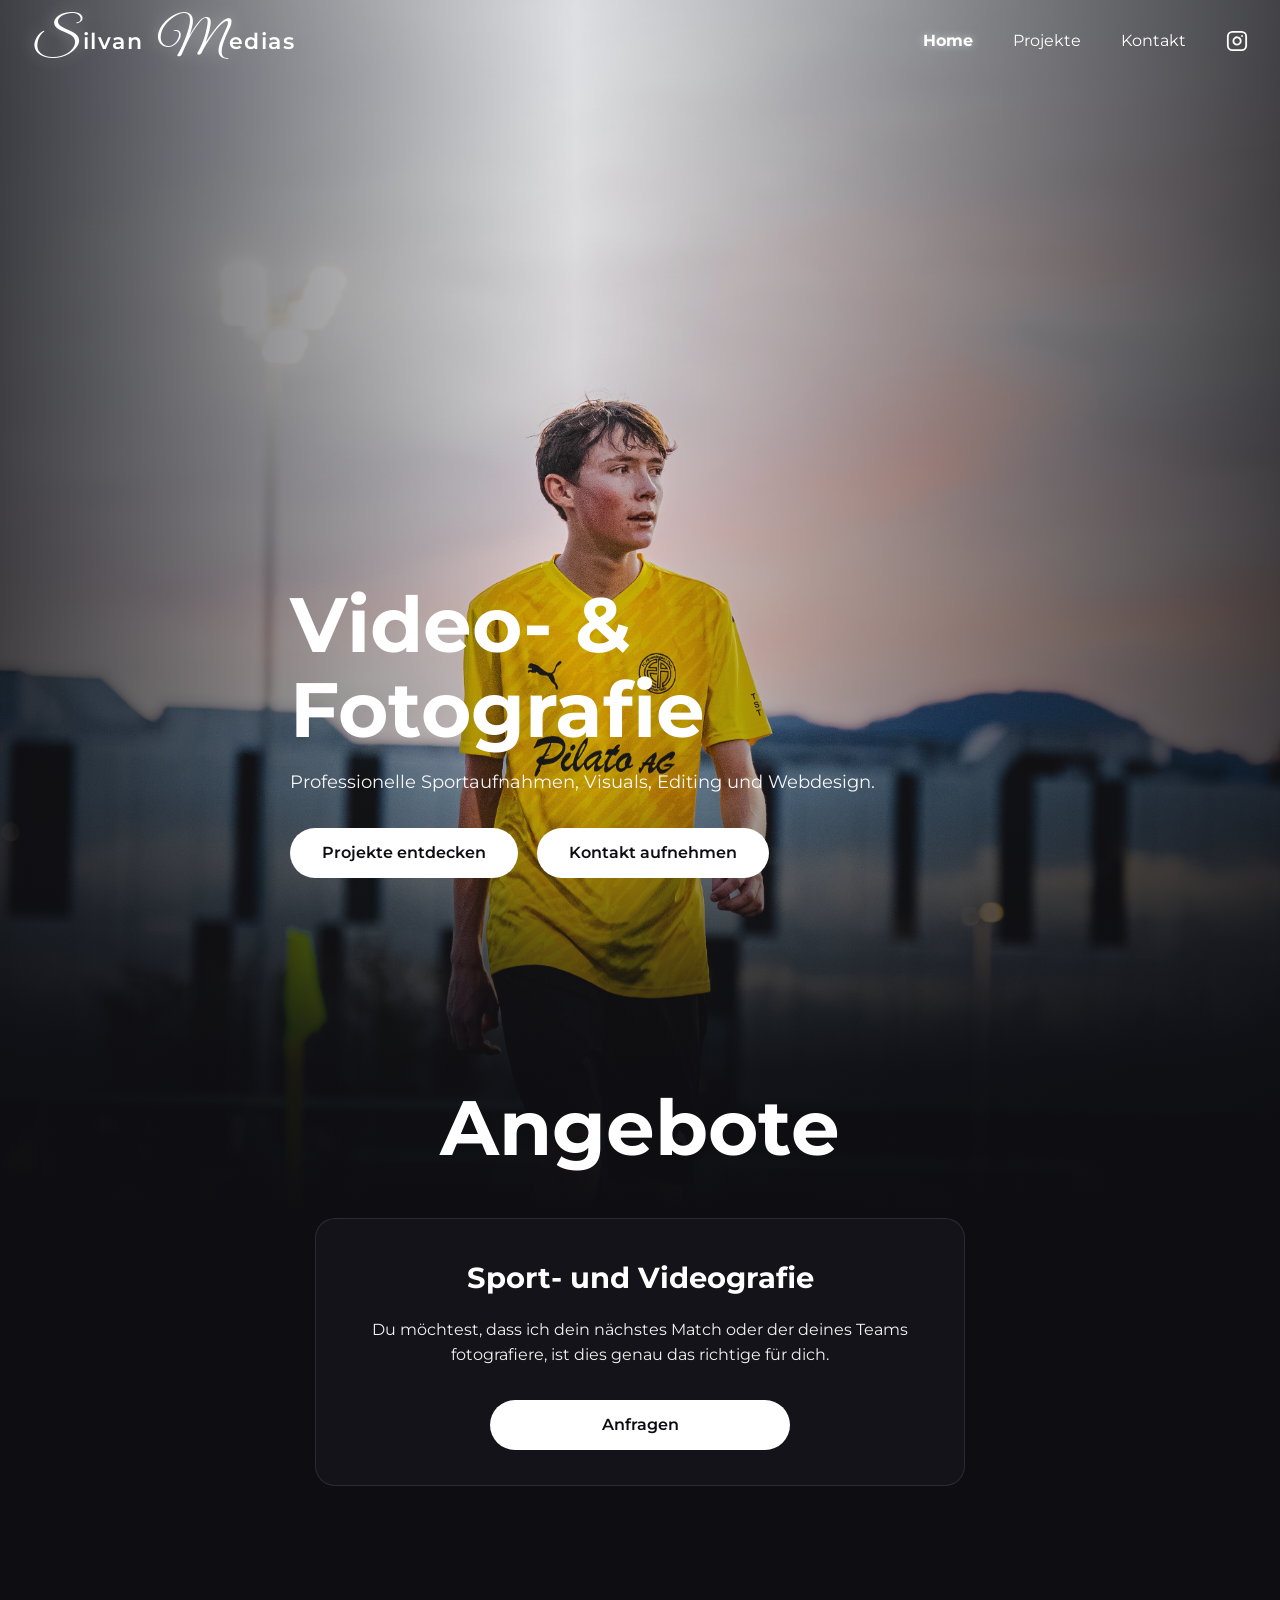
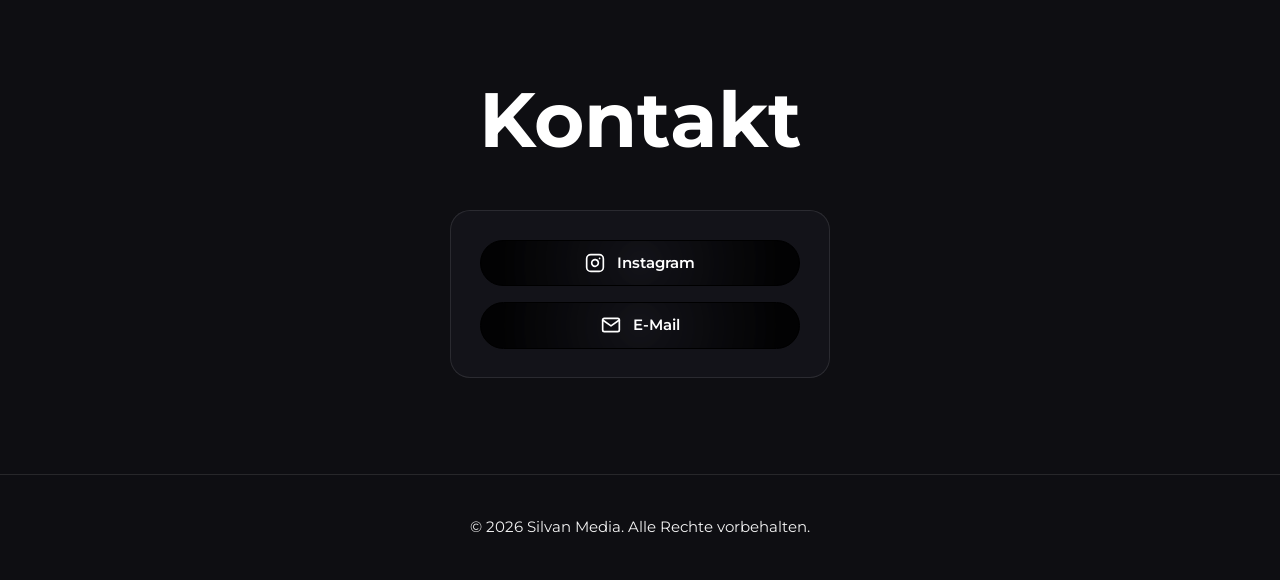
<file: index.html>
<!DOCTYPE html>
<html lang="de">
<head>
    <meta charset="UTF-8">
    <meta name="viewport" content="width=device-width, initial-scale=1.0">
    <title>Silvan Medias - Home</title>
    <link rel="stylesheet" href="style.css">
</head>
<body>

    <!-- BILD HINTERGRUND -->
    <div class="hero-bg-container"></div>

    <!-- HEADER / NAVIGATION -->
    <header class="header">
        <div class="nav-container">
            <a href="index.html" class="logo-box">
                <span class="logo-word"><span class="logo-script">S</span>ilvan</span>
                <span class="logo-word"><span class="logo-script">M</span>edias</span>
            </a>

            <nav>
                <ul class="nav-menu" id="navMenu">
                    <li><a href="index.html" class="nav-link active">Home</a></li>
                    <li><a href="projekte.html" class="nav-link">Projekte</a></li>
                    <li class="nav-contact-item">
                        <a href="#kontakt" class="nav-link">Kontakt</a>
                        <div class="nav-contact-subwrap">
                            <a href="https://www.instagram.com/silvanmedias/" target="_blank" rel="noopener" class="nav-instagram-icon" aria-label="Instagram">
                                <svg viewBox="0 0 24 24" fill="none" stroke="currentColor" stroke-width="2" stroke-linecap="round" stroke-linejoin="round">
                                    <rect x="2" y="2" width="20" height="20" rx="5" ry="5"></rect>
                                    <path d="M16 11.37A4 4 0 1 1 12.63 8 4 4 0 0 1 16 11.37z"></path>
                                    <line x1="17.5" y1="6.5" x2="17.51" y2="6.5"></line>
                                </svg>
                            </a>
                        </div>
                    </li>
                </ul>
            </nav>

            <button class="menu-toggle" id="menuToggle" aria-label="Menü öffnen" onclick="document.getElementById('navMenu').classList.toggle('mobile-active')">
                <svg viewBox="0 0 24 24"><path d="M4 6h16M4 12h16M4 18h16" stroke-linecap="round"/></svg>
            </button>
        </div>
    </header>

    <!-- HAUPTINHALT HOME -->
    <main style="max-width: 1350px; margin: 0 auto; padding: 0 2rem;">
        
        <!-- HERO SECTION -->
        <section style="min-height: calc(120vh - 90px); display: flex; align-items: flex-end; padding-bottom: 7rem; padding-left: 0;">
            <div style="max-width: 700px; margin-left: 0;">
                <h1 class="heading-lg">Video- & Fotografie</h1>
                <p class="subtext">Professionelle Sportaufnahmen, Visuals, Editing und Webdesign.</p>
                
                <div class="btn-group">
                    <a href="projekte.html" class="btn btn-primary">Projekte entdecken</a>
                    <a href="#kontakt" class="btn btn-primary">Kontakt aufnehmen</a>
                </div>
            </div>
        </section>

        <!-- ANGEBOTE BEREICH -->
        <section style="margin-top: 6rem;">
            <div style="text-align: center; margin-bottom: 3rem;">
                <h2 class="heading-lg">Angebote</h2>
            </div>

            <div style="max-width: 650px; margin: 0 auto;">
                <div class="card" style="text-align: center;">
                    <h3 class="heading-md" style="font-size: 1.8rem; margin-bottom: 1rem;">Sport- und Videografie</h3>
                    <p class="subtext" style="margin-bottom: 2rem; font-size: 1rem; line-height: 1.6;">
                        Du möchtest, dass ich dein nächstes Match oder der deines Teams fotografiere, ist dies genau das richtige für dich.
                    </p>
                    <a href="https://www.instagram.com/silvanmedias/" target="_blank" rel="noopener" class="btn btn-primary" style="width: 100%; max-width: 300px;">Anfragen</a>
                </div>
            </div>
        </section>

        <!-- KONTAKT-BEREICH -->
        <section id="kontakt" style="margin-top: 8rem; padding-top: 4rem; scroll-margin-top: 90px;">
            <div style="text-align: center; margin-bottom: 3rem;">
                <h2 class="heading-lg">Kontakt</h2>
            </div>

            <!-- ZENTRIERTES KONTAKT-FELD -->
            <div style="display: flex; justify-content: center;">
                <div class="card" style="width: 100%; max-width: 380px; padding: 1.8rem;">
                    
                    <a href="https://www.instagram.com/silvanmedias/" target="_blank" rel="noopener" class="btn-secondary-centered" style="margin-bottom: 1rem;">
                        <svg class="contact-icon-svg" viewBox="0 0 24 24" fill="none" stroke="currentColor" stroke-width="2" stroke-linecap="round" stroke-linejoin="round">
                            <rect x="2" y="2" width="20" height="20" rx="5" ry="5"></rect>
                            <path d="M16 11.37A4 4 0 1 1 12.63 8 4 4 0 0 1 16 11.37z"></path>
                            <line x1="17.5" y1="6.5" x2="17.51" y2="6.5"></line>
                        </svg>
                        <span>Instagram</span>
                    </a>

                    <a href="mailto:mediasilvan@gmail.com" class="btn-secondary-centered">
                        <svg class="contact-icon-svg" viewBox="0 0 24 24" fill="none" stroke="currentColor" stroke-width="2" stroke-linecap="round" stroke-linejoin="round">
                            <path d="M4 4h16c1.1 0 2 .9 2 2v12c0 1.1-.9 2-2 2H4c-1.1 0-2-.9-2-2V6c0-1.1.9-2 2-2z"></path>
                            <polyline points="22,6 12,13 2,6"></polyline>
                        </svg>
                        <span>E-Mail</span>
                    </a>
                </div>
            </div>
        </section>

    </main>

    <!-- FOOTER -->
    <footer class="footer">
        <div class="subtext" style="font-size: 0.95rem;">&copy; 2026 Silvan Media. Alle Rechte vorbehalten.</div>
    </footer>

</body>
</html>
</file>
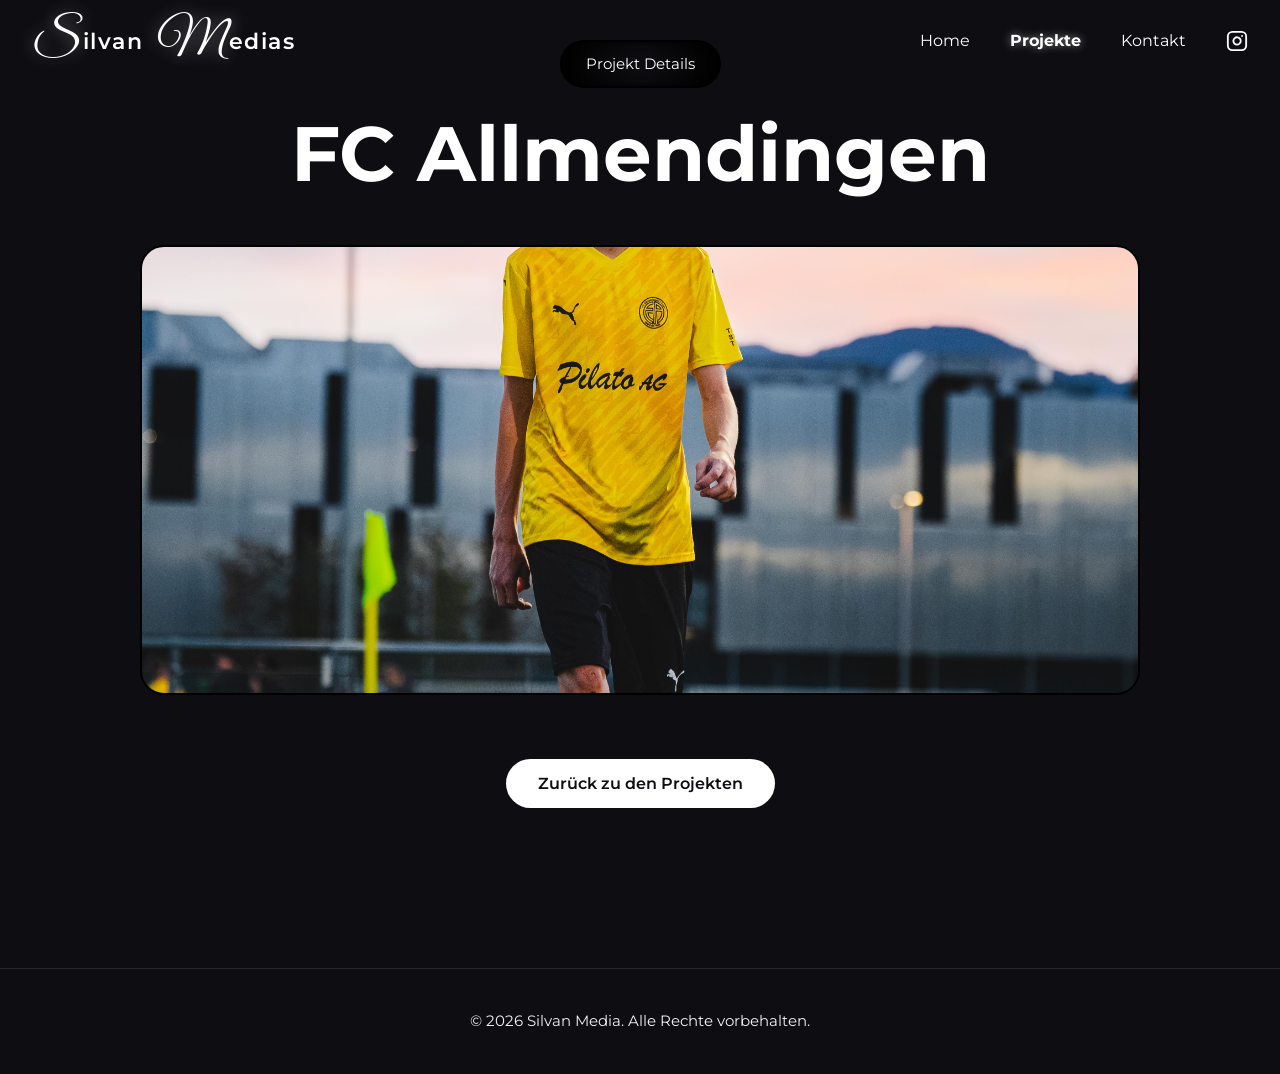
<file: fcallmendingen.html>
<!DOCTYPE html>
<html lang="de">
<head>
    <meta charset="UTF-8">
    <meta name="viewport" content="width=device-width, initial-scale=1.0">
    <title>FC Allmendingen | Silvan Media</title>
    <link rel="stylesheet" href="style.css">
</head>
<body style="display: flex; flex-direction: column; min-height: 100vh;">

    <!-- HEADER -->
    <header class="header">
        <div class="nav-container">
            <a href="index.html" class="logo-box">
                <span class="logo-word"><span class="logo-script">S</span>ilvan</span>
                <span class="logo-word"><span class="logo-script">M</span>edias</span>
            </a>

            <nav>
                <ul class="nav-menu" id="navMenu">
                    <li><a href="index.html" class="nav-link">Home</a></li>
                    <li><a href="projekte.html" class="nav-link active">Projekte</a></li>
                    <li class="nav-contact-item">
                        <a href="index.html#kontakt" class="nav-link">Kontakt</a>
                        <div class="nav-contact-subwrap">
                            <a href="https://www.instagram.com/silvanmedias/" target="_blank" rel="noopener" class="nav-instagram-icon" aria-label="Instagram">
                                <svg viewBox="0 0 24 24" fill="none" stroke="currentColor" stroke-width="2" stroke-linecap="round" stroke-linejoin="round">
                                    <rect x="2" y="2" width="20" height="20" rx="5" ry="5"></rect>
                                    <path d="M16 11.37A4 4 0 1 1 12.63 8 4 4 0 0 1 16 11.37z"></path>
                                    <line x1="17.5" y1="6.5" x2="17.51" y2="6.5"></line>
                                </svg>
                            </a>
                        </div>
                    </li>
                </ul>
            </nav>

            <button class="menu-toggle" id="menuToggle" aria-label="Menü" onclick="document.getElementById('navMenu').classList.toggle('mobile-active')">
                <svg viewBox="0 0 24 24"><path d="M4 6h16M4 12h16M4 18h16" stroke-linecap="round"/></svg>
            </button>
        </div>
    </header>

    <!-- INHALT DETAILSEITE FC ALLMENDINGEN -->
    <main style="max-width: 1350px; margin: 40px auto 4rem auto; padding: 0 2rem; width: 100%;">
        <div style="text-align: center; margin-bottom: 3rem;">
            <div class="badge-custom">Projekt Details</div>
            <h1 class="heading-lg">FC Allmendingen</h1>
        </div>

        <!-- BILD HINTERGRUND -->
        <div style="max-width: 1000px; margin: 0 auto; min-height: 450px; border-radius: 24px; border: 2px solid #000; overflow: hidden; background: url('Images/B-Cup-30.jpg') no-repeat center center / cover;"></div>

        <div style="text-align: center; margin-top: 4rem;">
            <a href="projekte.html" class="btn btn-primary">Zurück zu den Projekten</a>
        </div>
    </main>

    <!-- FOOTER -->
    <footer class="footer">
        <div class="subtext" style="font-size: 0.95rem;">&copy; 2026 Silvan Media. Alle Rechte vorbehalten.</div>
    </footer>

</body>
</html>
</file>
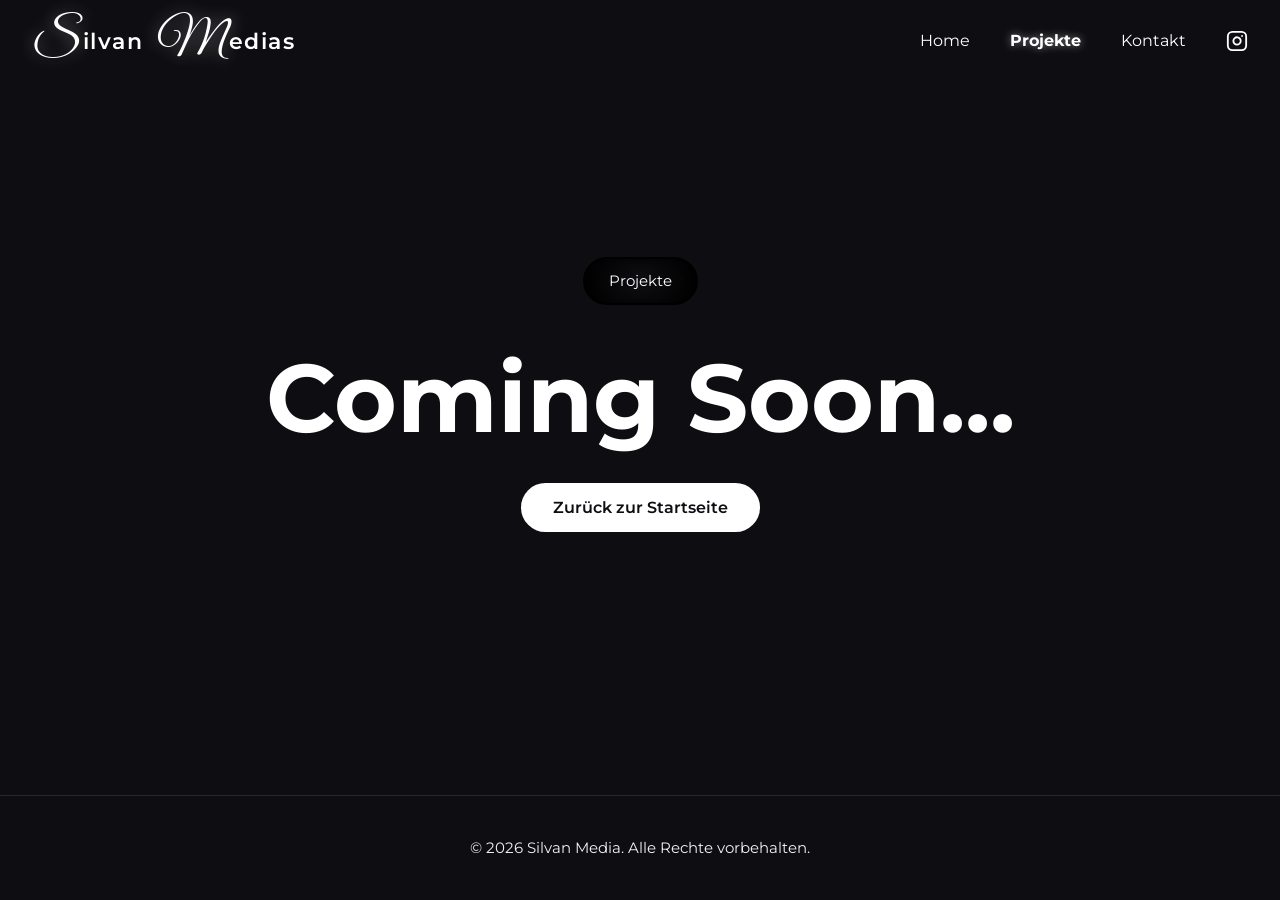
<file: projekte.html>
<!DOCTYPE html>
<html lang="de">
<head>
    <meta charset="UTF-8">
    <meta name="viewport" content="width=device-width, initial-scale=1.0">
    <title>Projekte | Silvan Media</title>
    <link rel="stylesheet" href="style.css">
</head>
<body style="display: flex; flex-direction: column; min-height: 100vh;">

    <!-- HEADER -->
    <header class="header">
        <div class="nav-container">
            <a href="index.html" class="logo-box">
                <span class="logo-word"><span class="logo-script">S</span>ilvan</span>
                <span class="logo-word"><span class="logo-script">M</span>edias</span>
            </a>

            <nav>
                <ul class="nav-menu" id="navMenu">
                    <li><a href="index.html" class="nav-link">Home</a></li>
                    <li><a href="projekte.html" class="nav-link active">Projekte</a></li>
                    <li class="nav-contact-item">
                        <a href="index.html#kontakt" class="nav-link">Kontakt</a>
                        <div class="nav-contact-subwrap">
                            <a href="https://www.instagram.com/silvanmedias/" target="_blank" rel="noopener" class="nav-instagram-icon" aria-label="Instagram">
                                <svg viewBox="0 0 24 24" fill="none" stroke="currentColor" stroke-width="2" stroke-linecap="round" stroke-linejoin="round">
                                    <rect x="2" y="2" width="20" height="20" rx="5" ry="5"></rect>
                                    <path d="M16 11.37A4 4 0 1 1 12.63 8 4 4 0 0 1 16 11.37z"></path>
                                    <line x1="17.5" y1="6.5" x2="17.51" y2="6.5"></line>
                                </svg>
                            </a>
                        </div>
                    </li>
                </ul>
            </nav>

            <button class="menu-toggle" id="menuToggle" aria-label="Menü" onclick="document.getElementById('navMenu').classList.toggle('mobile-active')">
                <svg viewBox="0 0 24 24"><path d="M4 6h16M4 12h16M4 18h16" stroke-linecap="round"/></svg>
            </button>
        </div>
    </header>

    <!-- PROJEKTE INHALT (Coming Soon) -->
    <main style="flex: 1; display: flex; align-items: center; justify-content: center; text-align: center; padding: 2rem;">
        <div>
            <div class="badge-custom">Projekte</div>
            <h1 class="heading-lg" style="font-size: clamp(3rem, 8vw, 6rem); color: #ffffff; margin: 1rem 0 2rem 0;">
                Coming Soon...
            </h1>
            <a href="index.html" class="btn btn-primary">Zurück zur Startseite</a>
        </div>
    </main>

    <!-- FOOTER -->
    <footer class="footer">
        <div class="subtext" style="font-size: 0.95rem;">&copy; 2026 Silvan Media. Alle Rechte vorbehalten.</div>
    </footer>

</body>
</html>
</file>
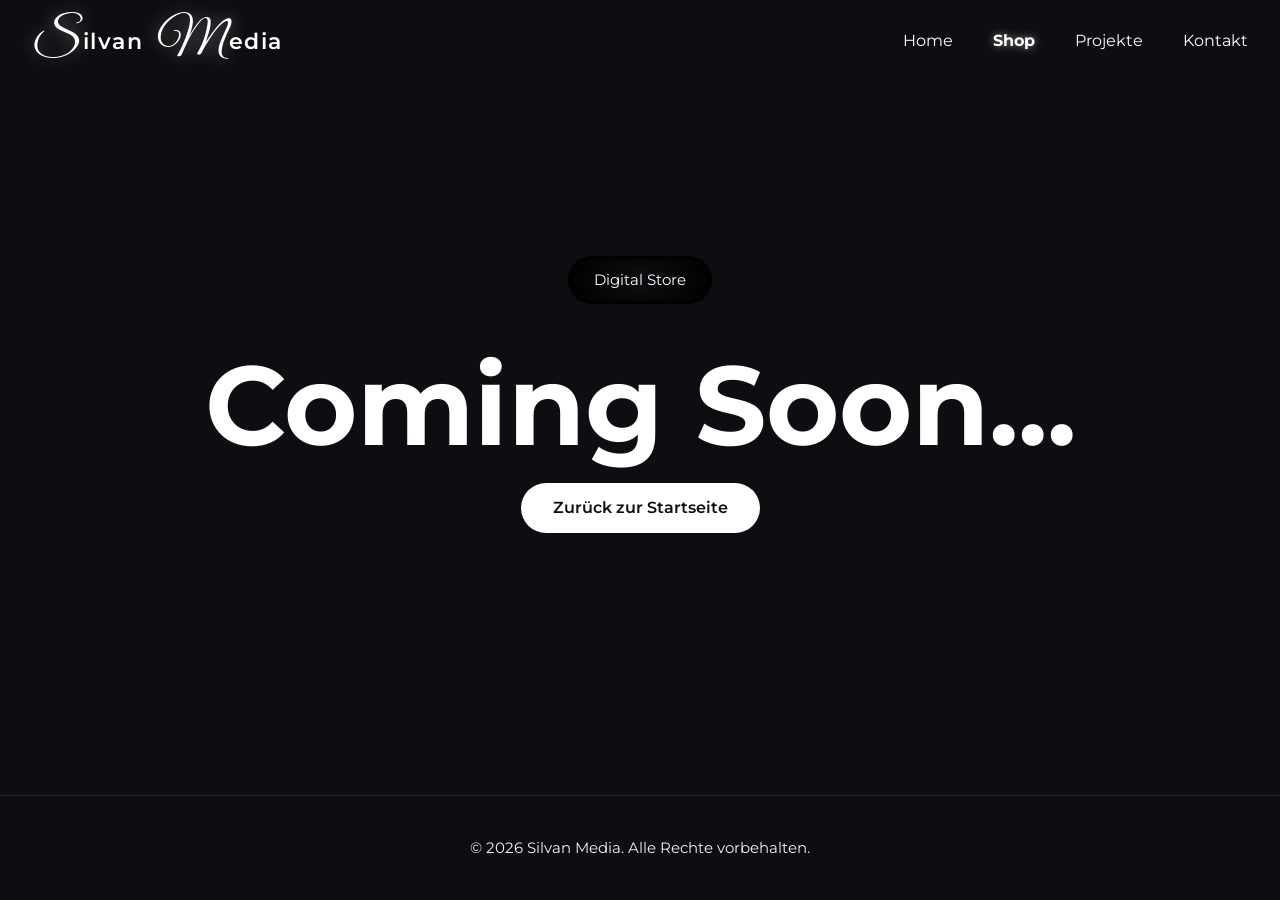
<file: shop.html>
<!DOCTYPE html>
<html lang="de">
<head>
    <meta charset="UTF-8">
    <meta name="viewport" content="width=device-width, initial-scale=1.0">
    <title>Shop | Silvan Media</title>
    <link rel="stylesheet" href="style.css">
</head>
<body style="display: flex; flex-direction: column; min-height: 100vh;">

    <!-- HEADER -->
    <header class="header">
        <div class="nav-container">
            <a href="index.html" class="logo-box">
                <span class="logo-word"><span class="logo-script">S</span>ilvan</span>
                <span class="logo-word"><span class="logo-script">M</span>edia</span>
            </a>

            <nav>
                <ul class="nav-menu" id="navMenu">
                    <li><a href="index.html" class="nav-link">Home</a></li>
                    <li><a href="shop.html" class="nav-link active">Shop</a></li>
                    <li><a href="projekte.html" class="nav-link">Projekte</a></li>
                    <li><a href="index.html#kontakt" class="nav-link nav-contact-btn">Kontakt</a></li>
                </ul>
            </nav>

            <button class="menu-toggle" id="menuToggle" aria-label="Menü" onclick="document.getElementById('navMenu').classList.toggle('mobile-active')">
                <svg viewBox="0 0 24 24"><path d="M4 6h16M4 12h16M4 18h16" stroke-linecap="round"/></svg>
            </button>
        </div>
    </header>

    <!-- COMING SOON INHALT -->
    <main style="flex: 1; display: flex; align-items: center; justify-content: center; text-align: center; padding: 2rem;">
        <div>
            <div class="badge-custom">Digital Store</div>
            <h1 class="heading-lg" style="font-size: clamp(3.5rem, 10vw, 7rem); color: #ffffff; margin: 1rem 0;">
                Coming Soon...
            </h1>
            <a href="index.html" class="btn btn-primary">Zurück zur Startseite</a>
        </div>
    </main>

    <!-- FOOTER -->
    <footer class="footer">
        <div class="subtext" style="font-size: 0.95rem;">&copy; 2026 Silvan Media. Alle Rechte vorbehalten.</div>
    </footer>

</body>
</html>
</file>
<file: style.css>
/* ==========================================================================
   1. SCHRIFTARTEN (Montserrat Sans-Serif + Great Vibes für S/M)
   ========================================================================== */
@import url('https://fonts.googleapis.com/css2?family=Montserrat:wght@400;500;600;700;800&family=Great+Vibes&display=swap');

:root {
    --bg-dark-gray: #0e0e12;
    --bg-card: rgba(22, 22, 28, 0.75);
    --bg-card-hover: rgba(30, 30, 38, 0.9);
    
    --text-white: #ffffff;
    --font-montserrat: 'Montserrat', sans-serif;
    --font-script-logo: 'Great Vibes', cursive;
    
    --transition-fast: all 0.2s ease;
    --transition-smooth: all 0.35s ease;
    --radius-btn: 50px;
}

* {
    margin: 0;
    padding: 0;
    box-sizing: border-box;
}

html {
    scroll-behavior: smooth;
}

body {
    font-family: var(--font-montserrat);
    font-weight: 400;
    background-color: var(--bg-dark-gray);
    color: var(--text-white);
    overflow-x: hidden;
    line-height: 1.6;
    min-height: 100vh;
    display: flex;
    flex-direction: column;
}

/* ==========================================================================
   2. HINTERGRUNDBILDSCHIRM
   ========================================================================== */
.hero-bg-container {
    position: absolute;
    top: 0;
    left: 0;
    width: 100%;
    height: 135vh;
    z-index: -2;
    overflow: hidden;
    background: linear-gradient(to bottom, rgba(14, 14, 18, 0.02) 0%, rgba(14, 14, 18, 0.1) 65%, rgba(14, 14, 18, 0.9) 88%, #0e0e12 100%), 
                linear-gradient(to right, rgba(14, 14, 18, 0.75) 0%, rgba(14, 14, 18, 0.02) 45%, rgba(14, 14, 18, 0.75) 100%), 
                url('Images/B-Cup-30.jpg') no-repeat center 12% / cover;
}

/* ==========================================================================
   3. NAVIGATION & LOGO
   ========================================================================== */
.header {
    position: fixed;
    top: 0;
    left: 0;
    width: 100%;
    z-index: 1000;
    background: transparent;
    padding: 1.5rem 0;
}

.nav-container {
    max-width: 1350px;
    margin: 0 auto;
    padding: 0 2rem;
    display: flex;
    justify-content: space-between;
    align-items: center;
}

.logo-box {
    text-decoration: none;
    color: #ffffff;
    display: flex;
    align-items: center;
    gap: 14px;
    white-space: nowrap;
    background: transparent;
}

.logo-word {
    font-family: var(--font-montserrat);
    font-size: 1.35rem;
    font-weight: 600;
    letter-spacing: 1.5px;
    text-transform: none;
    display: inline-flex;
    align-items: baseline;
}

.logo-script {
    font-family: var(--font-script-logo);
    font-size: 3.2rem;
    font-weight: 400;
    color: #ffffff;
    line-height: 0;
    margin-right: 2px;
    display: inline-block;
    transform: translateY(4px);
    filter: drop-shadow(0px 0px 8px rgba(255, 255, 255, 0.45));
}

.logo-box:hover .logo-word {
    text-shadow: 0 0 10px rgba(255, 255, 255, 0.7);
}

.nav-menu {
    display: flex;
    align-items: center;
    gap: 2.5rem;
    list-style: none;
}

.nav-link {
    text-decoration: none;
    color: var(--text-white);
    font-size: 1rem;
    font-weight: 400;
    transition: var(--transition-fast);
}

.nav-link:hover,
.nav-link.active {
    font-weight: 700;
    text-shadow: 0 0 8px rgba(255, 255, 255, 0.5);
}

.nav-contact-item {
    display: flex;
    align-items: center;
    gap: 2.5rem;
}

.nav-contact-subwrap {
    display: flex;
    align-items: center;
}

.nav-instagram-icon {
    display: inline-flex;
    align-items: center;
    justify-content: center;
    width: 22px;
    height: 22px;
    color: var(--text-white);
    transition: var(--transition-fast);
}

.nav-instagram-icon svg {
    width: 100%;
    height: 100%;
    fill: none;
    stroke: currentColor;
    stroke-width: 2;
}

.nav-instagram-icon:hover {
    transform: scale(1.1);
    opacity: 0.8;
}

.menu-toggle {
    display: none;
    background: transparent;
    border: none;
    color: var(--text-white);
    cursor: pointer;
    padding: 0;
}

.menu-toggle svg {
    width: 32px;
    height: 32px;
    stroke: currentColor;
    stroke-width: 2;
}

/* ==========================================================================
   4. ELEMENTE & BUTTONS
   ========================================================================== */
main {
    flex: 1;
    margin-top: 90px;
}

.badge-custom {
    display: inline-flex;
    align-items: center;
    padding: 10px 24px;
    background: radial-gradient(circle, rgba(0, 0, 0, 0.02) 0%, rgba(0, 0, 0, 0.85) 85%);
    border: 2px solid #000000;
    border-radius: var(--radius-btn);
    color: var(--text-white);
    font-size: 0.95rem;
    box-shadow: inset 0 0 10px rgba(0, 0, 0, 0.8);
    margin-bottom: 1.5rem;
}

.heading-lg {
    font-size: clamp(2.8rem, 6vw, 5rem);
    font-weight: 700;
    color: var(--text-white);
    line-height: 1.1;
    margin-bottom: 1rem;
}

.heading-md {
    font-size: clamp(1.8rem, 3.5vw, 2.5rem);
    font-weight: 700;
    color: var(--text-white);
    margin-bottom: 1rem;
}

.subtext {
    color: var(--text-white);
    font-size: 1.1rem;
    opacity: 0.95;
}

.btn-group {
    display: flex;
    gap: 1.2rem;
    flex-wrap: wrap;
    margin-top: 2rem;
}

.btn {
    display: inline-flex;
    align-items: center;
    justify-content: center;
    padding: 12px 32px;
    border-radius: var(--radius-btn);
    font-size: 1rem;
    font-weight: 600;
    text-decoration: none;
    transition: var(--transition-smooth);
    cursor: pointer;
    border: none;
    font-family: var(--font-montserrat);
}

.btn-primary {
    background: #ffffff;
    color: #0e0e12;
}

.btn-primary:hover {
    transform: translateY(-3px);
    background: #e2e2e2;
}

.btn-secondary-centered {
    background: radial-gradient(circle, rgba(0, 0, 0, 0.02) 0%, rgba(0, 0, 0, 0.85) 85%);
    color: var(--text-white);
    border: 1.5px solid #000000;
    display: flex;
    align-items: center;
    justify-content: center;
    gap: 12px;
    width: 100%;
    padding: 10px 24px;
    border-radius: var(--radius-btn);
    font-size: 0.95rem;
    font-weight: 600;
    text-decoration: none;
    transition: var(--transition-smooth);
    cursor: pointer;
}

.btn-secondary-centered:hover {
    transform: translateY(-3px);
    background: radial-gradient(circle, rgba(0, 0, 0, 0.25) 0%, rgba(0, 0, 0, 0.95) 85%);
}

.card {
    background: var(--bg-card);
    border: 1px solid rgba(255, 255, 255, 0.1);
    border-radius: 20px;
    padding: 2.2rem;
    backdrop-filter: blur(15px);
    -webkit-backdrop-filter: blur(15px);
    transition: var(--transition-smooth);
}

.card:hover {
    transform: translateY(-6px);
    background: var(--bg-card-hover);
    border-color: rgba(255, 255, 255, 0.25);
}

/* HOCHFORMAT PROJEKTCARD */
.project-card-custom {
    text-decoration: none;
    display: flex;
    flex-direction: column;
    justify-content: flex-end;
    align-items: center;
    position: relative;
    border-radius: 18px;
    border: 2px solid #000000;
    overflow: hidden;
    width: 100%;
    max-width: 240px;
    aspect-ratio: 3 / 4;
    margin: 0 auto;
    background: linear-gradient(to bottom, rgba(14, 14, 18, 0.1) 0%, rgba(14, 14, 18, 0.85) 100%),
                url('Images/B-Cup-30.jpg') no-repeat center top / cover;
    background-color: #0e0e12;
    box-shadow: inset 0 0 25px #0e0e12;
    transition: var(--transition-smooth);
    padding: 1.2rem;
}

.project-card-custom:hover {
    transform: translateY(-5px);
    border-color: rgba(255, 255, 255, 0.35);
    box-shadow: inset 0 0 15px #0e0e12, 0 10px 25px rgba(0,0,0,0.6);
}

.contact-icon-svg {
    width: 20px;
    height: 20px;
    flex-shrink: 0;
}

.footer {
    border-top: 1px solid rgba(255, 255, 255, 0.1);
    padding: 2.5rem 2rem;
    margin-top: 6rem;
    background: var(--bg-dark-gray);
    text-align: center;
}

/* ==========================================================================
   5. TABLET & HANDY OPTIMIERUNG (<= 900px)
   ========================================================================== */
@media (max-width: 900px) {
    .header {
        background: transparent !important;
        padding: 0.8rem 0;
        position: fixed;
        top: 0;
        left: 0;
        width: 100%;
    }

    .nav-container {
        padding: 0 1.2rem;
        display: flex;
        justify-content: space-between;
        align-items: center;
        position: relative;
    }

    .logo-box {
        transform: scale(0.75);
        transform-origin: left center;
        background: transparent !important;
    }

    .menu-toggle {
        display: block;
        background: transparent !important; /* Komplett transparent ohne Hintergrundfläche */
        border: none !important;
        box-shadow: none !important;
        padding: 0 !important;
        z-index: 1002;
    }

    .nav-menu {
        position: fixed;
        top: 0;
        left: 0;
        width: 100%;
        background: #0e0e12;
        flex-direction: column;
        padding: 5rem 1.5rem 2rem 1.5rem;
        gap: 1.5rem;
        transform: translateY(-150%);
        transition: var(--transition-smooth);
        border-bottom: 1px solid rgba(255, 255, 255, 0.1);
        z-index: 1001;
    }

    .nav-menu.mobile-active {
        transform: translateY(0);
    }

    .nav-contact-item {
        display: flex;
        flex-direction: column;
        gap: 0;
    }

    .nav-contact-subwrap {
        display: none !important;
    }
}
</file>
